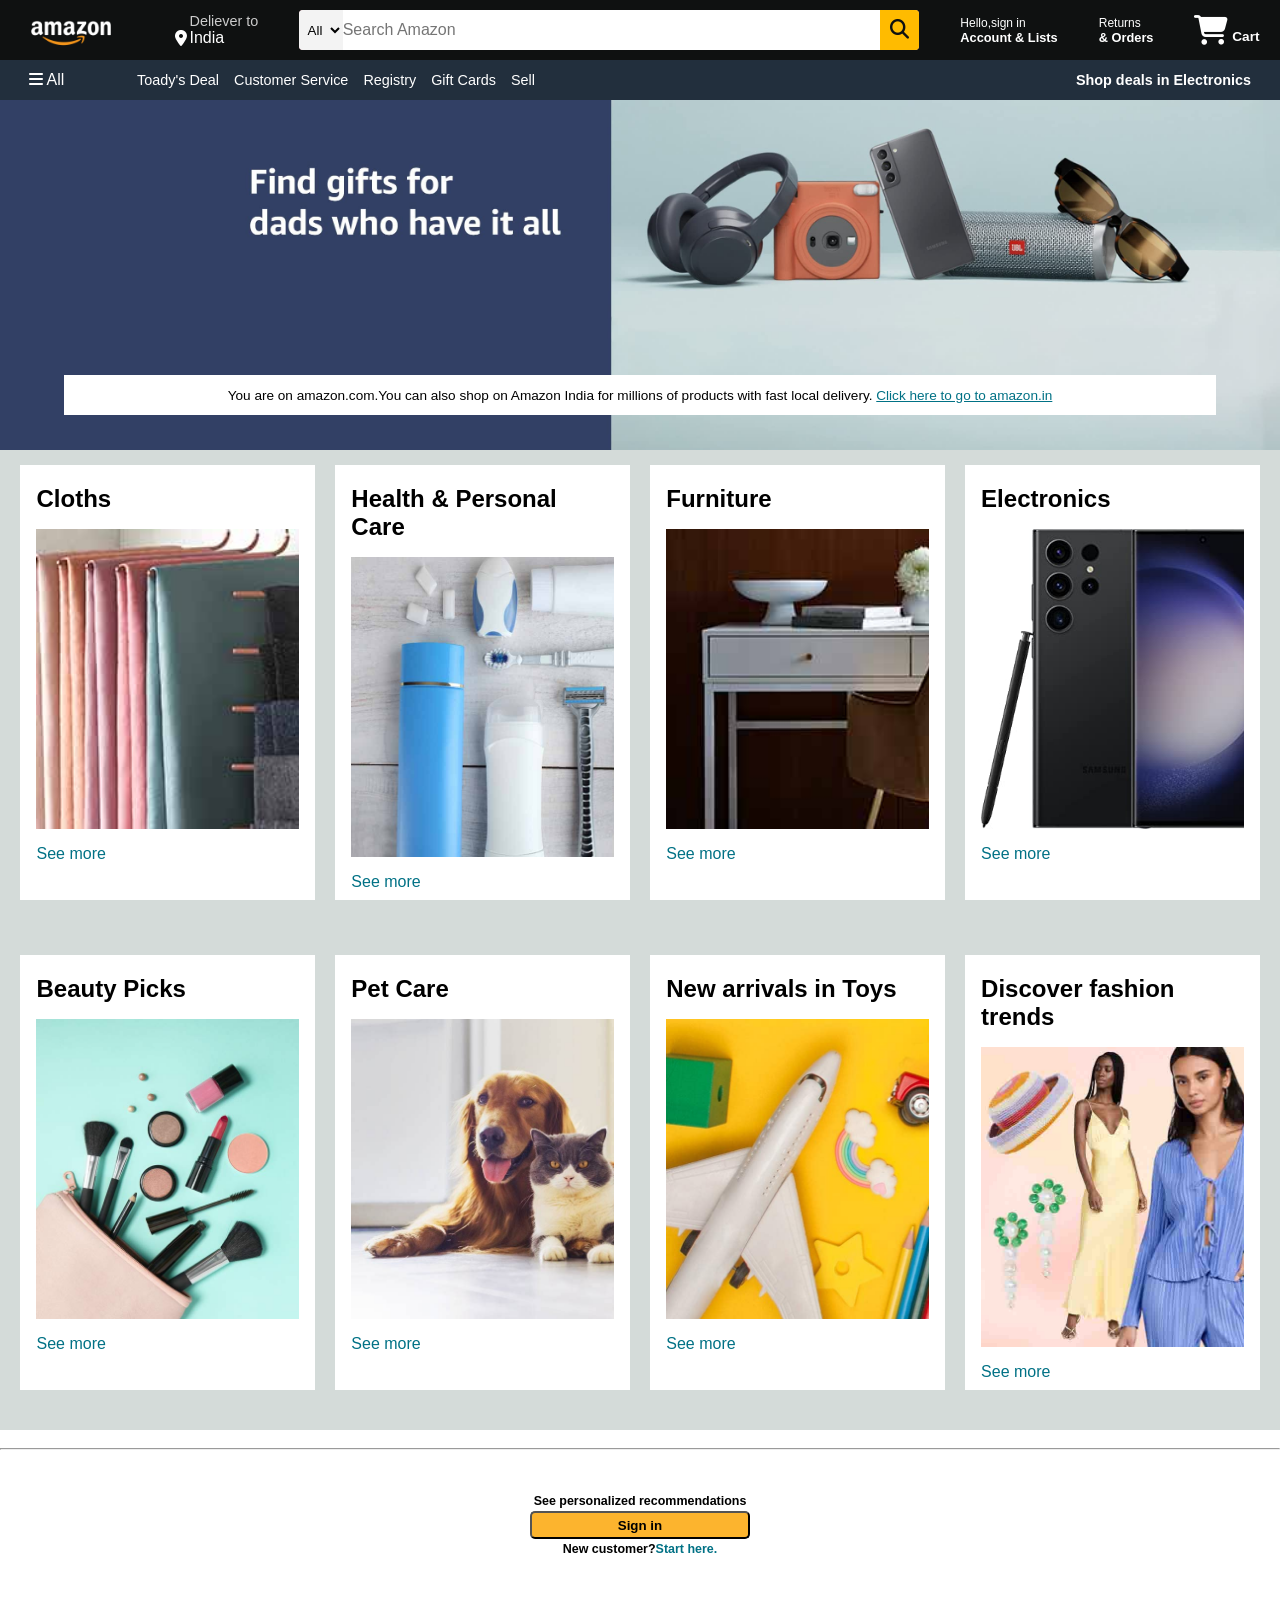
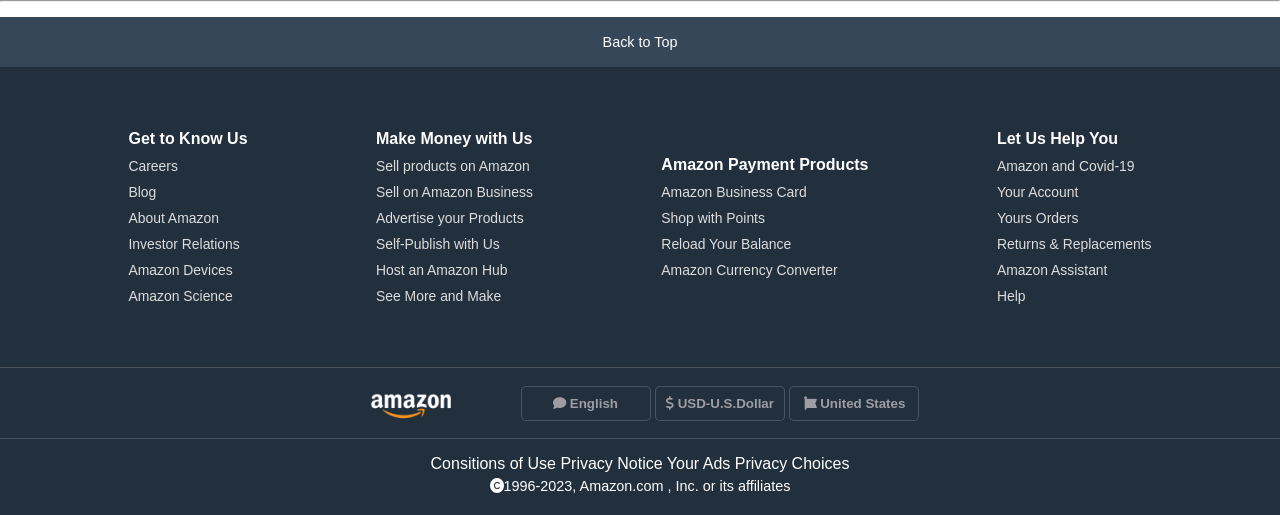
<file: project12_amazon/index.html>
<!DOCTYPE html>
<html lang="en">
<head>
    <meta charset="UTF-8">
    <meta name="viewport" content="width=device-width, initial-scale=1.0">
    <title>AmazonClone</title>
    <link rel="stylesheet" href="https://cdnjs.cloudflare.com/ajax/libs/font-awesome/6.4.0/css/all.min.css" integrity="sha512-iecdLmaskl7CVkqkXNQ/ZH/XLlvWZOJyj7Yy7tcenmpD1ypASozpmT/E0iPtmFIB46ZmdtAc9eNBvH0H/ZpiBw==" crossorigin="anonymous" referrerpolicy="no-referrer" />
    <link rel="stylesheet" href="style.css">
</head>
<body>
    <header>
    <div class="navbar">
        <div class="nav-logo">
            <div class="logo"></div>
        </div>

        <div class="nav-address">
            <p class="add-first">Deliever to</p>
            <div class="add-icon">
                <i class="fa-solid fa-location-dot"></i>
                <p class="add-second">India</p>
            </div>
        </div>

        <div class="nav-search">
            <select class="search-select">
                <option>All</option>
            </select>
            <input placeholder="Search Amazon"class="search-input">
            <div class="search-icon">
                <i class="fa-solid fa-magnifying-glass"></i>
            </div>
        </div>

        <div class="nav-signin">
            <p class="nav-first">Hello,sign in</p>
            <p class="nav-second">Account & Lists</p>
        </div>

        <div class="nav-return">
            <p class="nav-first">Returns</p>
            <p class="nav-second">& Orders</p>
        </div>

        <div class="nav-cart">
            <i class="fa-solid fa-cart-shopping"></i>
            Cart
        </div>
    </div>

    <div class="panel">
        <div class="panel-all">
            <i class="fa-solid fa-bars"></i>
            All
        </div>
        <div class="panel-options">
            <p>Toady's Deal</p>
            <p>Customer Service</p>
            <p>Registry</p>
            <p>Gift Cards</p>
            <p>Sell</p>
        </div>
        <div class="panel-deals">
            Shop deals in Electronics
        </div>
    </div>
</header>

<div class="hero-section">
    <div class="hero-message">
        <p>You are on amazon.com.You can also shop on Amazon India for millions of products with fast local delivery.
            <a>Click here to go to amazon.in</a>
        </p>
    </div>
</div>

<div class="shop-section">
    <div class="box1 box">
        <div class="box-content">
        <h2>Cloths</h2>
        <div class="box-image" style="background-image: url('box1_image.jpg');"></div>
        <p>See more</p>
        </div>
    </div>
    <div class="box2 box"><div class="box-content">
        <h2>Health & Personal Care</h2>
        <div class="box-image" style="background-image: url('box2_image.jpg');"></div>
        <p>See more</p>
        </div></div>
    <div class="box3 box"><div class="box-content">
        <h2>Furniture</h2>
        <div class="box-image" style="background-image: url('box3_image.jpg');"></div>
        <p>See more</p>
        </div></div>
    <div class="box4 box"><div class="box-content">
        <h2>Electronics</h2>
        <div class="box-image" style="background-image: url('box4_image.jpg');"></div>
        <p>See more</p>
        </div></div>
    <div class="box4 box"><div class="box-content">
        <h2>Beauty Picks</h2>
        <div class="box-image" style="background-image: url('box5_image.jpg');"></div>
        <p>See more</p>
        </div></div>
    <div class="box4 box"><div class="box-content">
        <h2>Pet Care</h2>
        <div class="box-image" style="background-image: url('box6_image.jpg');"></div>
        <p>See more</p>
        </div></div> 
    <div class="box4 box"><div class="box-content">
        <h2>New arrivals in Toys</h2>
        <div class="box-image" style="background-image: url('box7_image.jpg');"></div>
        <p>See more</p>
        </div></div>
    <div class="box4 box"><div class="box-content">
        <h2>Discover fashion trends</h2>
        <div class="box-image" style="background-image: url('box8_image.jpg');"></div>
        <p>See more</p>
        </div></div>   
</div>
<br><hr>
<div class="sign-in">
    <p>See personalized recommendations</p>
    <button>Sign in</button>
    <p class ="customer">New customer?<a>Start here.</a></p>
</div>
<hr>


<footer>
    <div class="foot-panel1">Back to Top</div>
    <div class="foot-panel2">
        <ul>
            <p>Get to Know Us</p>
            <a>Careers</a>
            <a>Blog</a>
            <a>About Amazon</a>
            <a>Investor Relations</a>
            <a>Amazon Devices</a>
            <a>Amazon Science</a>
        </ul>
        <ul>
            <p>Make Money with Us</p>
            <a>Sell products on Amazon</a>
            <a>Sell on Amazon Business</a>
            <a>Advertise your Products</a>
            <a>Self-Publish with Us</a>
            <a>Host an Amazon Hub</a>
            <a>See More and Make</a>
        </ul>
        <ul>
            <p>Amazon Payment Products</p>
            <a>Amazon Business Card</a>
            <a>Shop with Points</a>
            <a>Reload Your Balance</a>
            <a>Amazon Currency Converter</a>
        </ul>
        <ul>
            <p>Let Us Help You</p>
            <a>Amazon and Covid-19</a>
            <a>Your Account</a>
            <a>Yours Orders</a>
            <a>Returns & Replacements</a>
            <a>Amazon Assistant</a>
            <a>Help</a>
        </ul>
    </div>
    <div class="foot-panel3">
        <div class="logo"></div>
        <div class="details">
            <button><i class="fa-solid fa-comment"></i>&#160;English</button>
            <button><i class="fa-solid fa-dollar-sign"></i>&#160;USD-U.S.Dollar</button>
            <button><i class="fa-brands fa-font-awesome"></i>&#160;United States</button>
        </div>
    </div>
    <div class="foot-panel4">
        <div class="pages">
            <a>Consitions of Use</a>
            <a>Privacy Notice</a>
            <a>Your Ads Privacy Choices</a>
        </div>
        <div class="copyright"><i class="fa-solid fa-copyright"></i>1996-2023, Amazon.com , Inc. or its affiliates</div>
    </div>
</footer>
</body>
</html>
</file>
<file: project12_amazon/style.css>
*{
    margin:0px;
    padding:0px;
    font-family: Arial, Helvetica, sans-serif;
    border:border-box;
}
.navbar{
    display: flex;
    align-items: center;
    justify-content: space-around;
    height:60px;
    background-color: #0f1111;
    color: white;
}
.nav-logo{
    height: 50px;
    width: 113px;
}
.logo{
    background-image: url('amazon_logo.png');
    height: 50px;
    width: 100%;
    background-size: cover;
}
.nav-logo:hover{
    border:2px solid white;
    border-radius: 4px;
}
/* box2 */
.add-icon{
    display: flex;
    align-items: center;
}
.add-first{
    color:#cccccc;
    font-size: 0.9rem;
    padding-left: 15px;
}
.add-second{
    font-size: 1rem;
    padding-left: 3px;
}
.nav-address:hover{
    border:2px solid white;
    border-radius: 4px;
    cursor: pointer;
}
/* box3 */
.nav-search{
    display: flex;
    background-color: pink;
    height: 40px;
    width: 620px;
    border-radius: 4px;
}
.search-select{
    background-color: #f3f3f3;
    border-top-left-radius: 4px;
    border-bottom-left-radius: 4px;
    width:50px;
    border: none;
    text-align: center;
}
.nav-search:hover{
    border: 2px solid orange;
}
.search-input{
    width: 100%;
    font-size: 1rem;
    border: none;
}
.search-icon{
    width: 45px;
    display: flex;
    justify-content: center;
    align-items: center;
    font-size: 1.2rem;
    background-color: rgb(255, 187, 0);
    color: #0f1111;
    border-top-right-radius: 4px;
    border-bottom-right-radius: 4px;

}
/* box4 */
.nav-first{
    font-size: 0.75rem;
}
.nav-second{
    font-size: 0.8rem;
    font-weight: 700;
}
.nav-signin:hover,.nav-return:hover{
    border:2px solid white;
    border-radius: 4px;
    cursor: pointer;
}
/* box5 */
.nav-cart i {
    font-size: 30px;
}
.nav-cart{
    font-size: 0.85rem;
    font-weight: 700;
}
.nav-cart:hover{
    border:2px solid white;
    border-radius: 4px;
    cursor: pointer;
}
/* panel */
.panel{
    height:40px;
    background-color: #222f3d;
    display: flex;
    color: white;
    align-items: center;
    justify-content: space-around;
}
.panel-options{
    display: flex;
    width: 70%;
    font-size: 0.9rem;
}
.panel-options p{
    margin-left:15px;
    cursor: context-menu;
}
.panel-options p:hover{
    text-decoration: underline;
}
.panel-deals{
    font-size: 0.9rem;
    font-weight: 700;
}
/* hero-section */
.hero-section{
    background-image: url(hero_image.jpg);
    height:350px;
    background-size: cover;
    display: flex;
    justify-content: center;
    align-items: flex-end;
}
.hero-message{
    height: 40px;
    width: 90%;
    background-color: white;
    color: black;
    display: flex;
    justify-content: center;
    align-items: center;
    font-size: 0.85rem;
    position: relative;
    bottom:35px;
}
.hero-message a{
    color:#007185;
    cursor: pointer;
    text-decoration: underline;
}
/* shop-section */
.shop-section{
    height:980px;
    display: flex;
    flex-wrap: wrap;
    justify-content: space-evenly;
    background-color: #d4dbd9;
}
.box{
    height:400px;
    width: 23%;
    /* border: 2px solid black; */
    background-color: white;
    padding:20px 0px 15px;
    margin-top: 15px;
}
.box-image{
    margin-top:1rem;
    margin-bottom: 1rem;
    height:300px;
    background-size: cover;
}
.box-content{
    margin-left: 1rem;
    margin-right: 1rem;
}
.box-content h2{
    margin-bottom: 6px;
}
.box-content p{
    color: #007185;
    cursor: context-menu;
}
.box-content p:hover{
    text-decoration: underline;
}
/* sign-in */
.sign-in{
    height:150px;
    /* background-color: pink; */
    display: flex;
    justify-content: center;
    align-items: center;
    flex-direction: column;
}


.sign-in p{
    font-size: 0.78rem;
    font-weight: 600;
}
button{
    margin-top: 3px;
    height:28px;
    width: 220px;
    font-weight: 700;
    background-color: rgb(252, 180, 46);
    border-radius: 5px;
    margin-bottom: 3px;
}
button:hover{
    background-color: orange;
    cursor: pointer;
}

.sign-in a{
    color: #007185;
    cursor: context-menu;
}
.sign-in a:hover{
    text-decoration: underline;
}
/* footer */
footer{
    margin-top: 15px;
}
.foot-panel1{
    background-color: #37475a;
    color: white;
    height: 50px;
    display: flex;
    justify-content: center;
    align-items: center;
    font-size: 0.9rem;
}
.foot-panel2{
    background-color: #222f3d;
    color: white;
    height:300px;
    display: flex;
    justify-content: space-evenly;
    align-items: center;
}
ul p{
    font-weight: 700;
}
ul a{
    display: block;
    font-size: 0.87rem;
    margin-top: 10px;
    color:#dddddd;
}
.foot-panel3{
    height: 70px;
    background-color: #222f3d;
    color: white;
    border-top: 0.1px solid rgb(165, 162, 162,0.3);
    display: flex;
    justify-content: center;
    align-items: center;
}
.logo{
    background-image: url("amazon_logo.png");
    background-size: cover;
    height: 50px;
    width: 100px;
}

.details{
    margin-left: 60px;
}
.details button{
    height:35px;
    width:130px;
    background-color: #222f3d;
    color: rgb(241,232,232,0.6);
    border: 1px solid rgb(241, 232, 232,0.2);
}
.details button:hover{
    background-color: white;
    color:#222f3d;
    cursor: pointer;
}
/* panel4 */
.foot-panel4{
    border-top: 0.1px solid rgb(165, 162, 162,0.3);
    background-color: #222f3d;
    color: white;
    height: 76px;
}
.pages{
    font-size: 1rem;
    text-align: center;
    padding-top: 16px;
}
.copyright{
    font-size: 0.9rem;
    text-align: center;
    margin-top: 5px;
}
</file>
